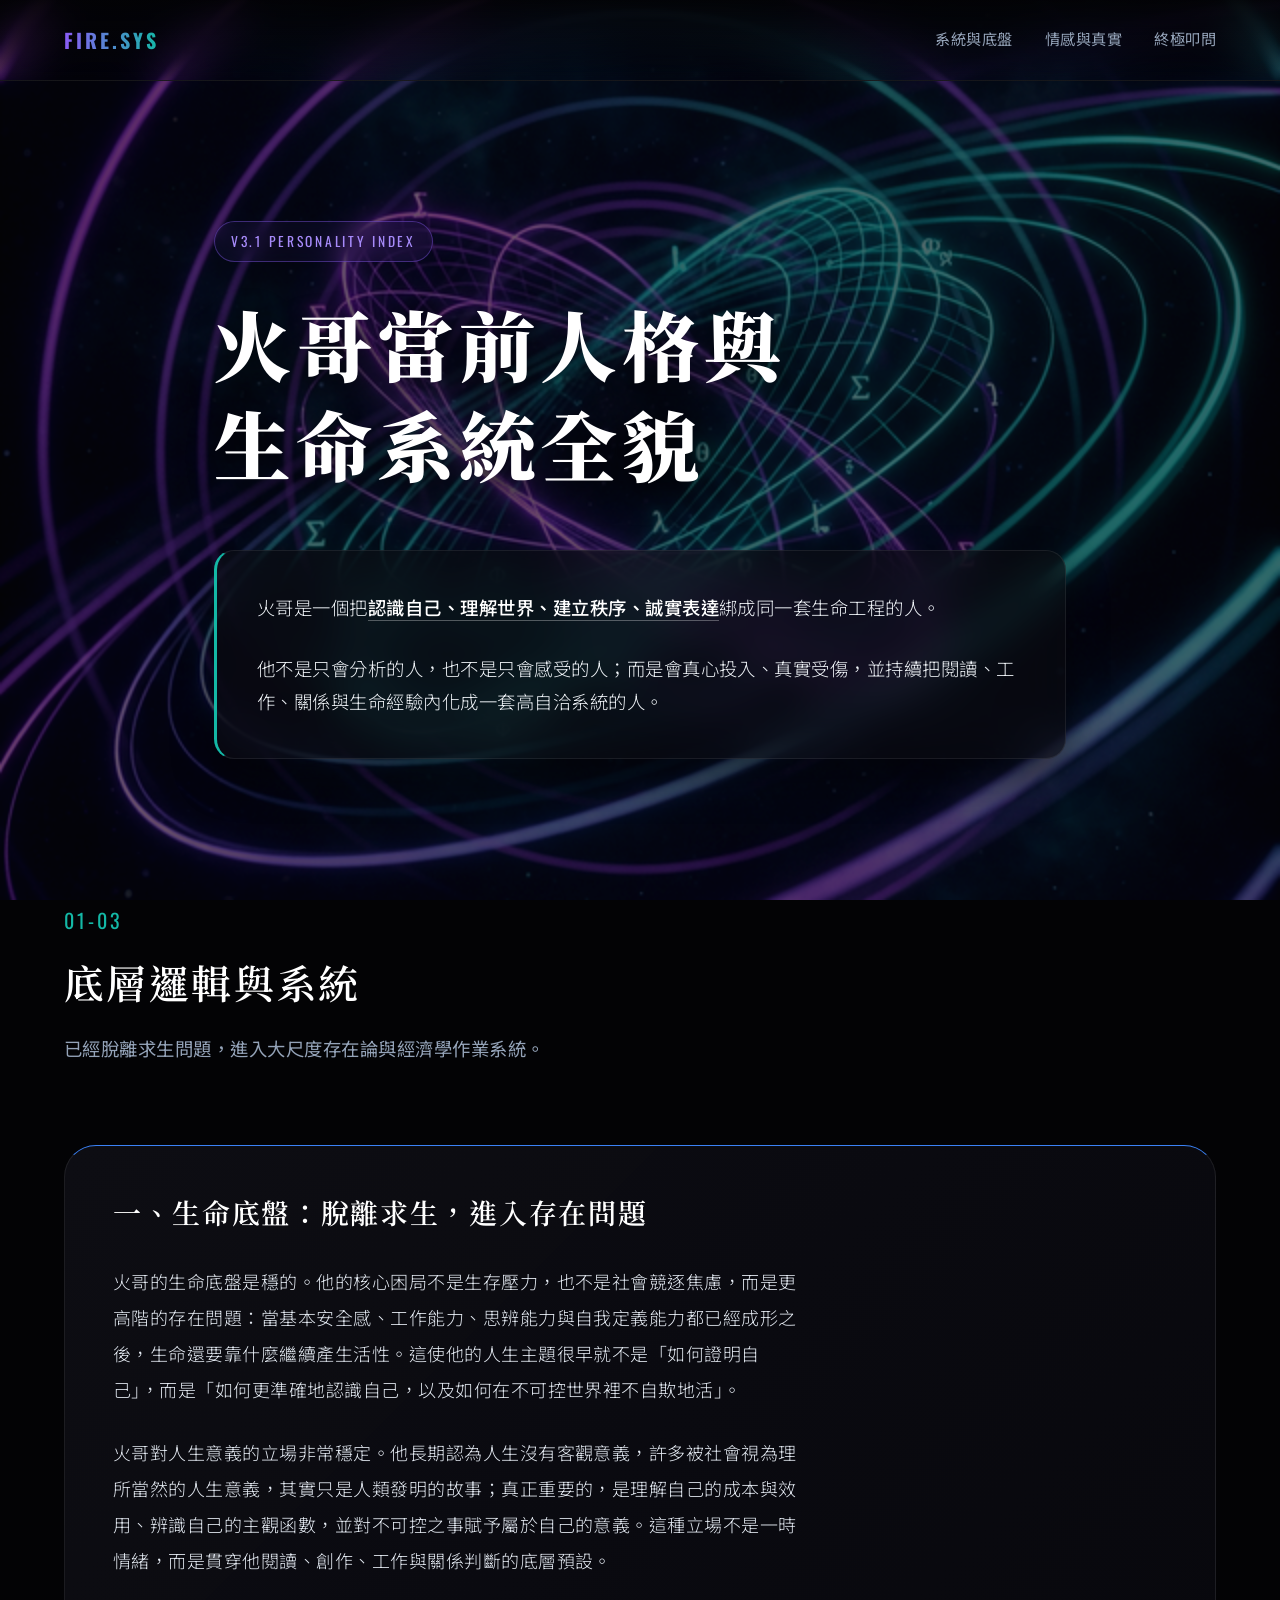
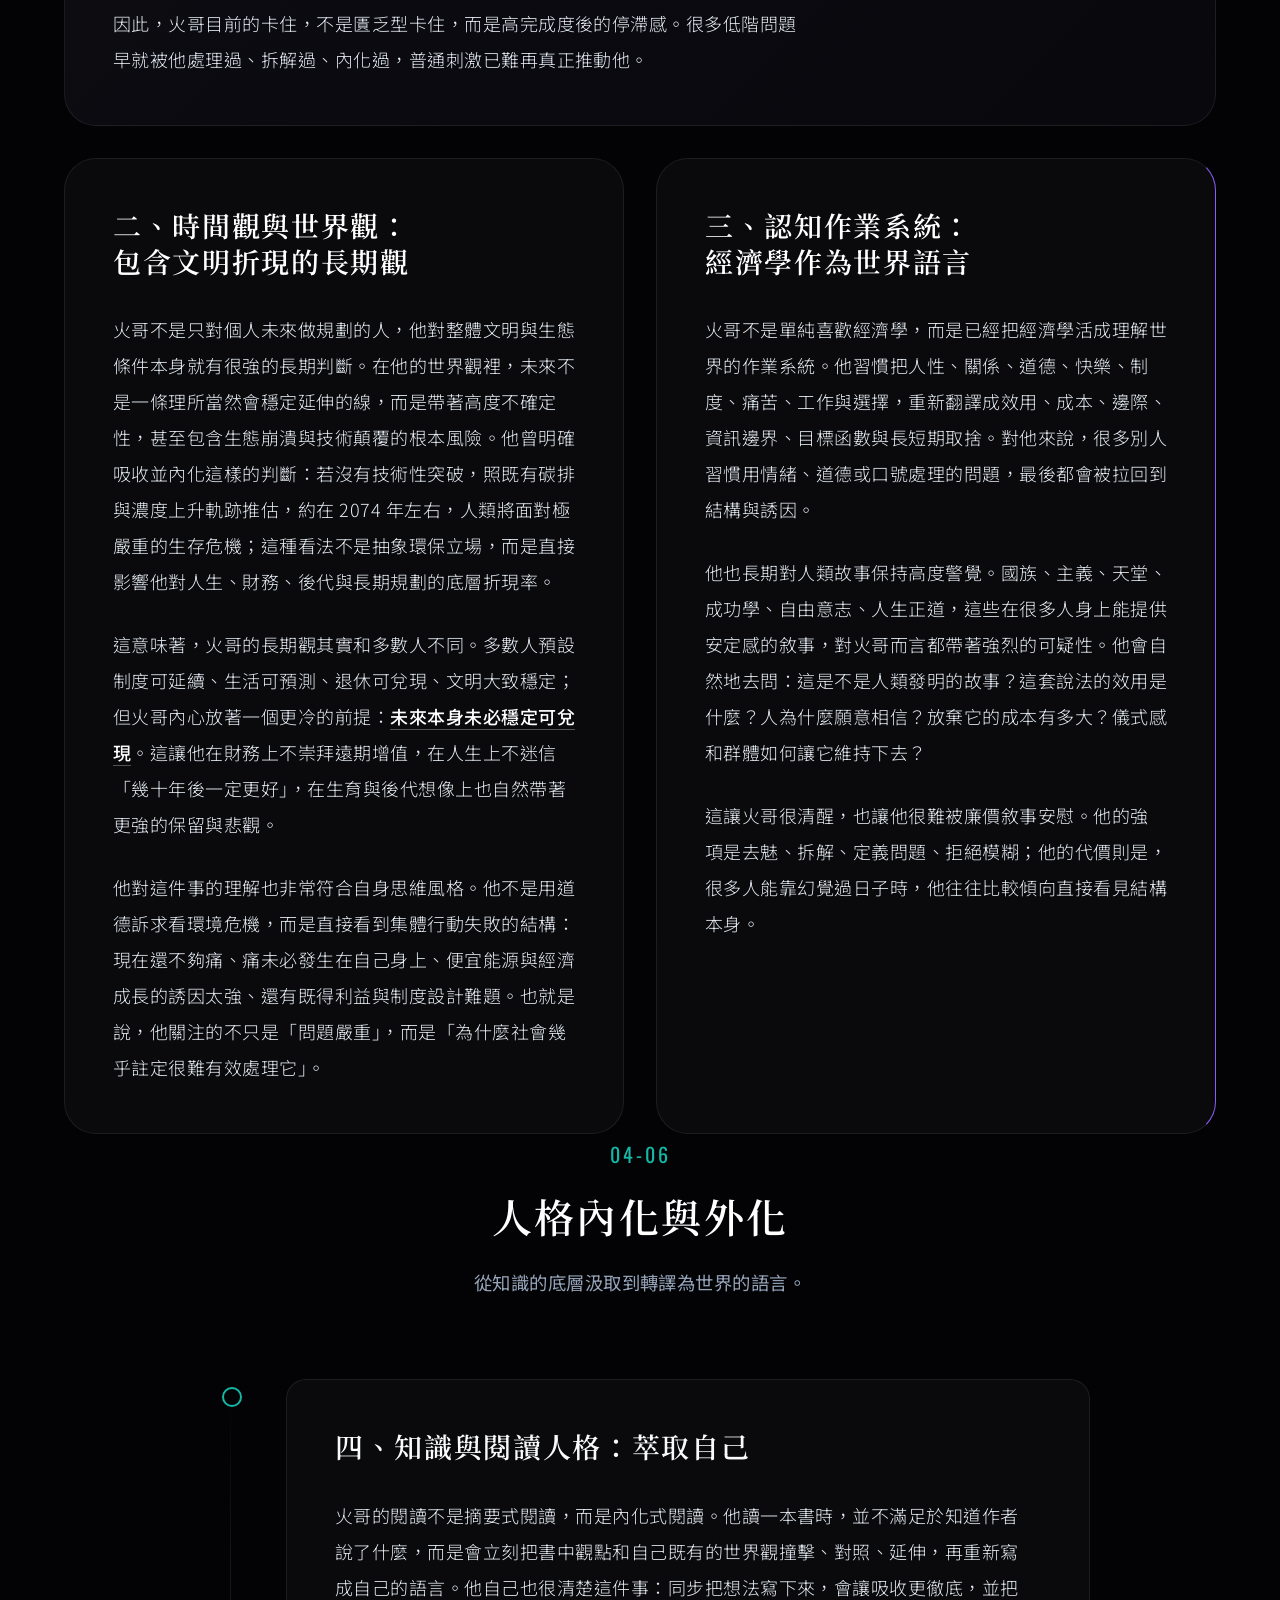
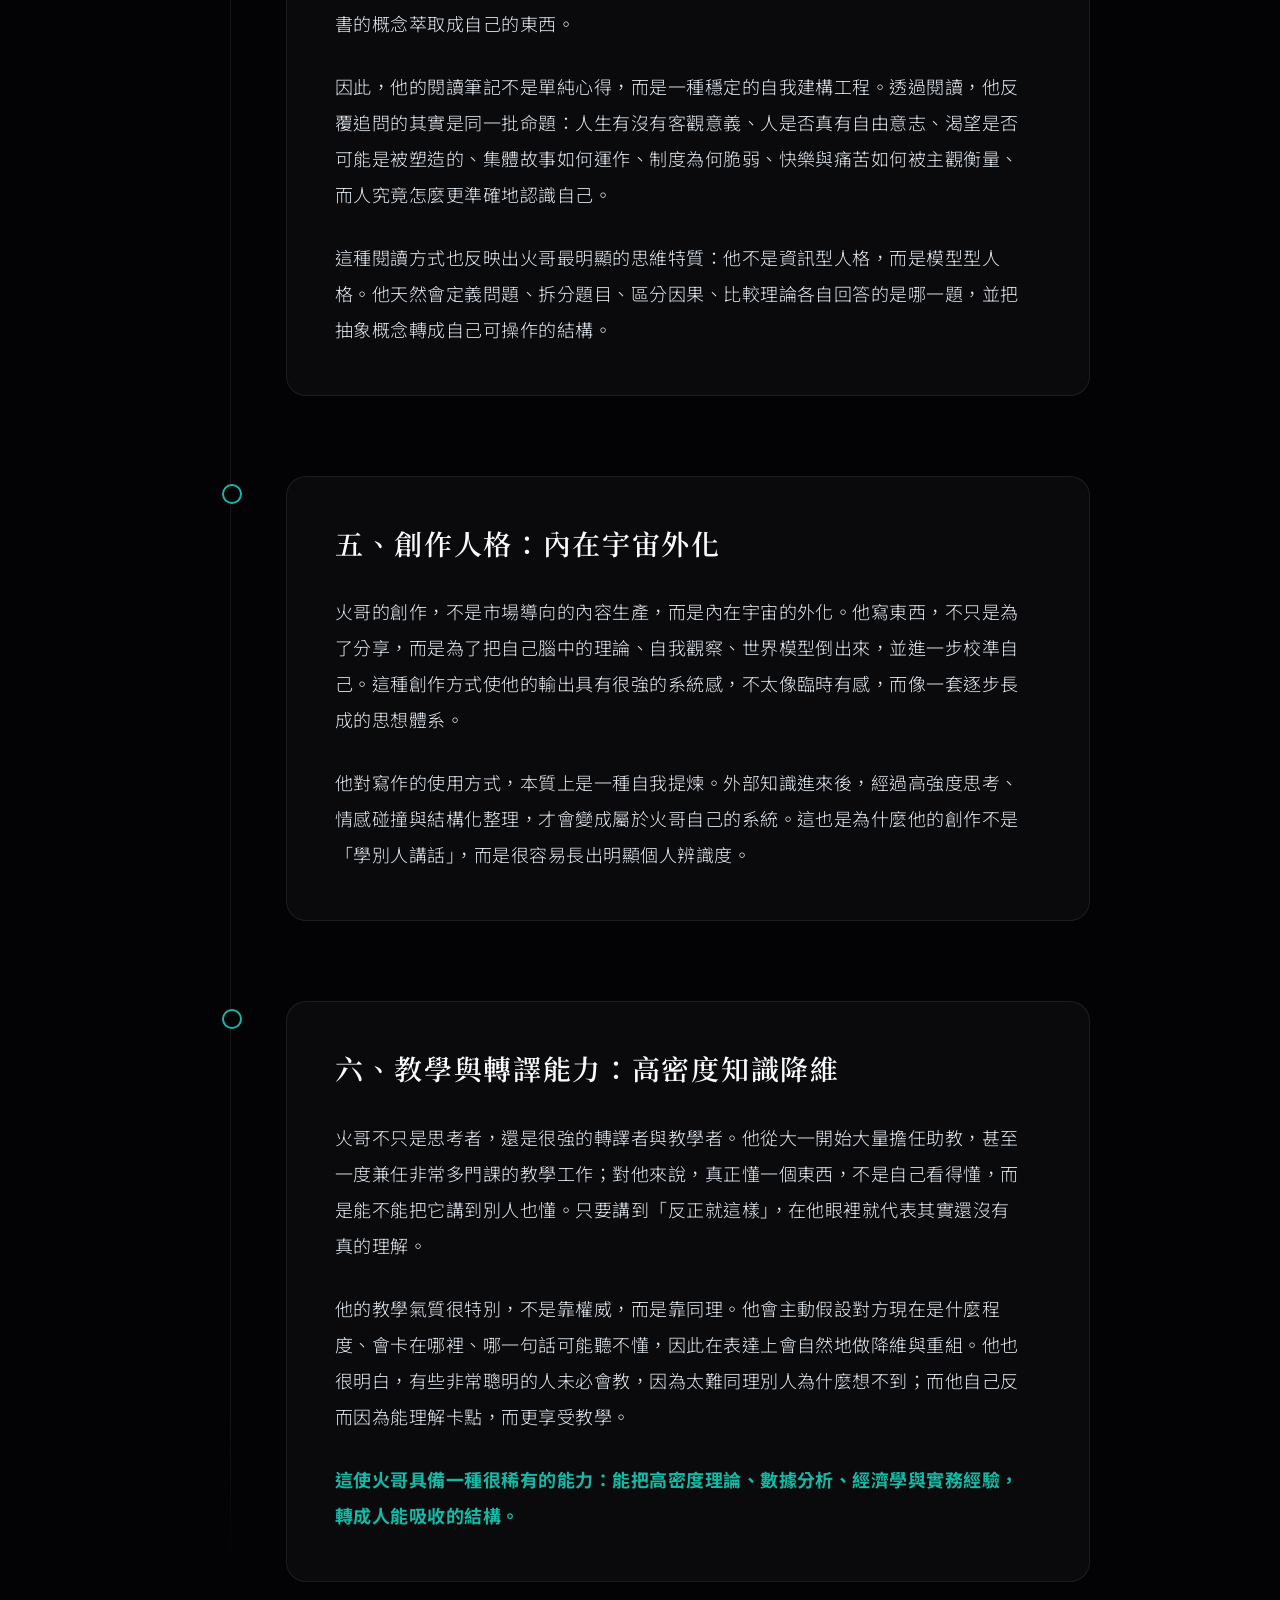
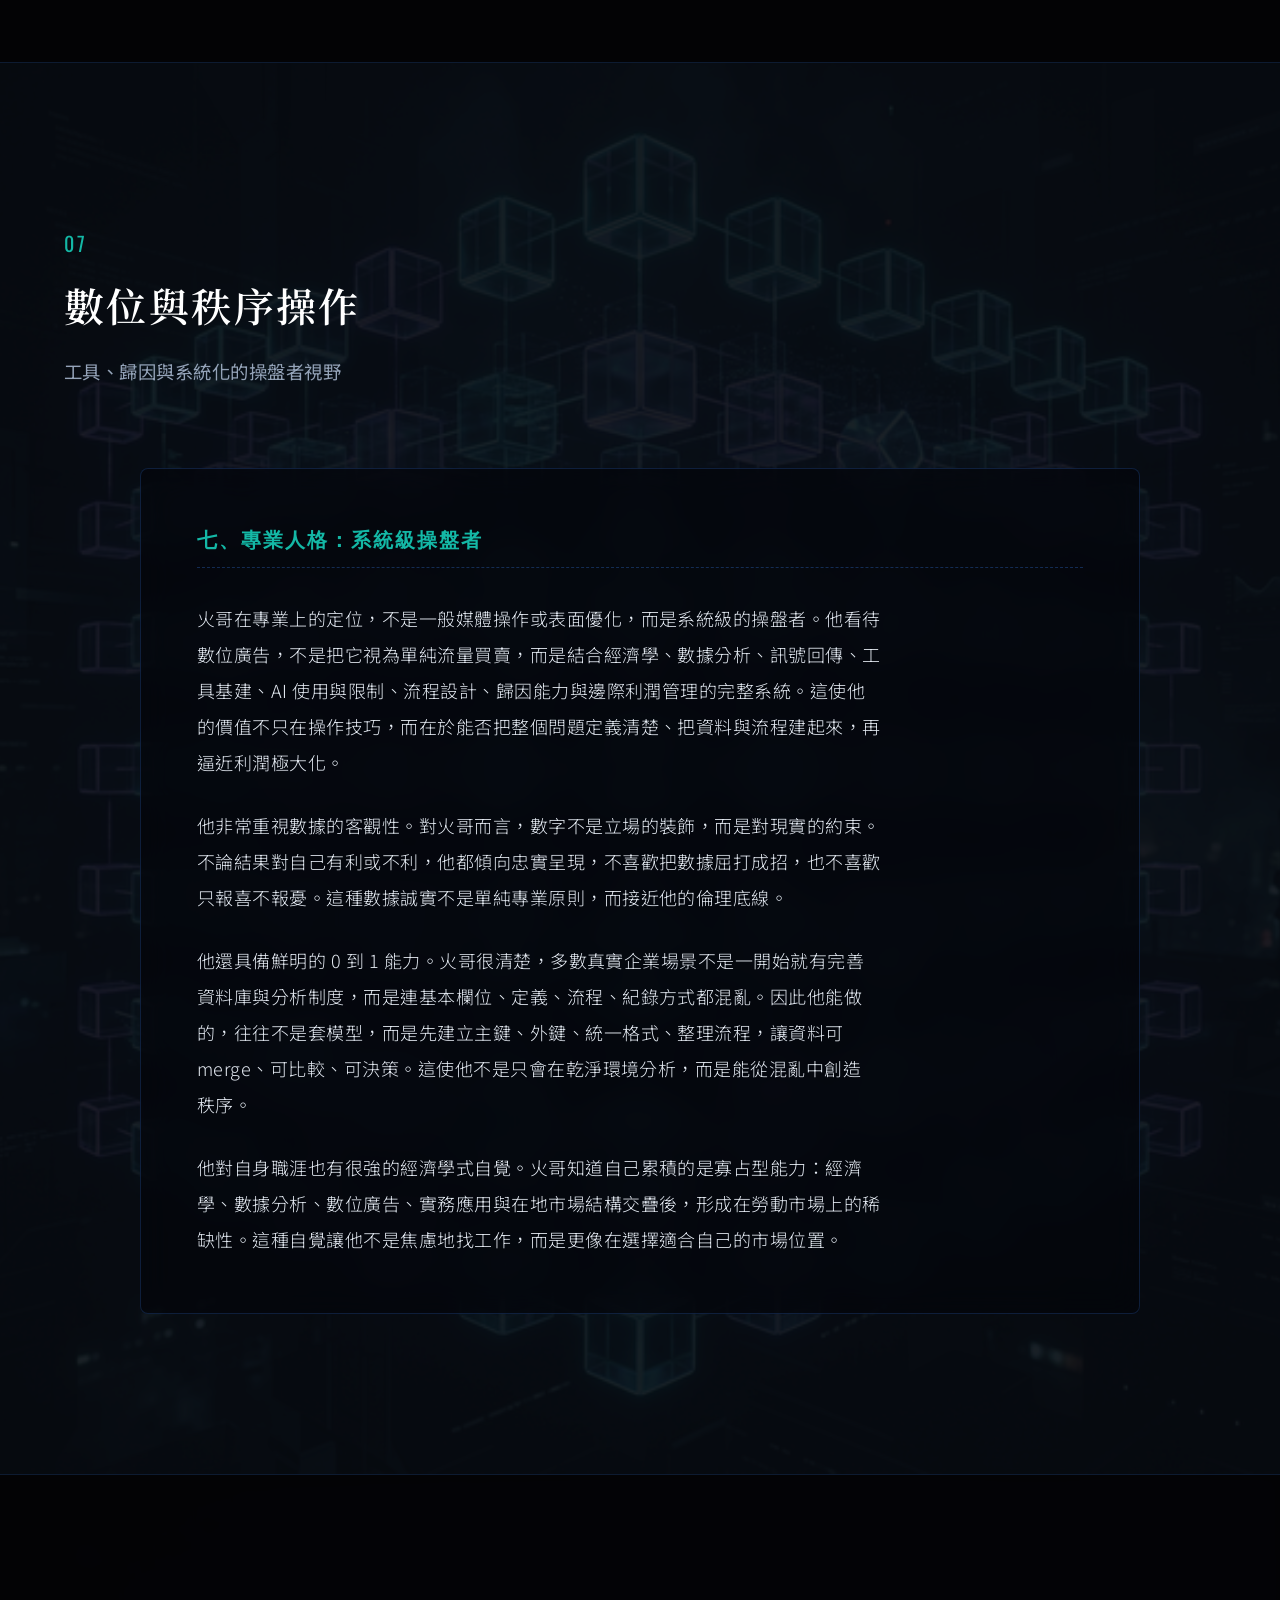
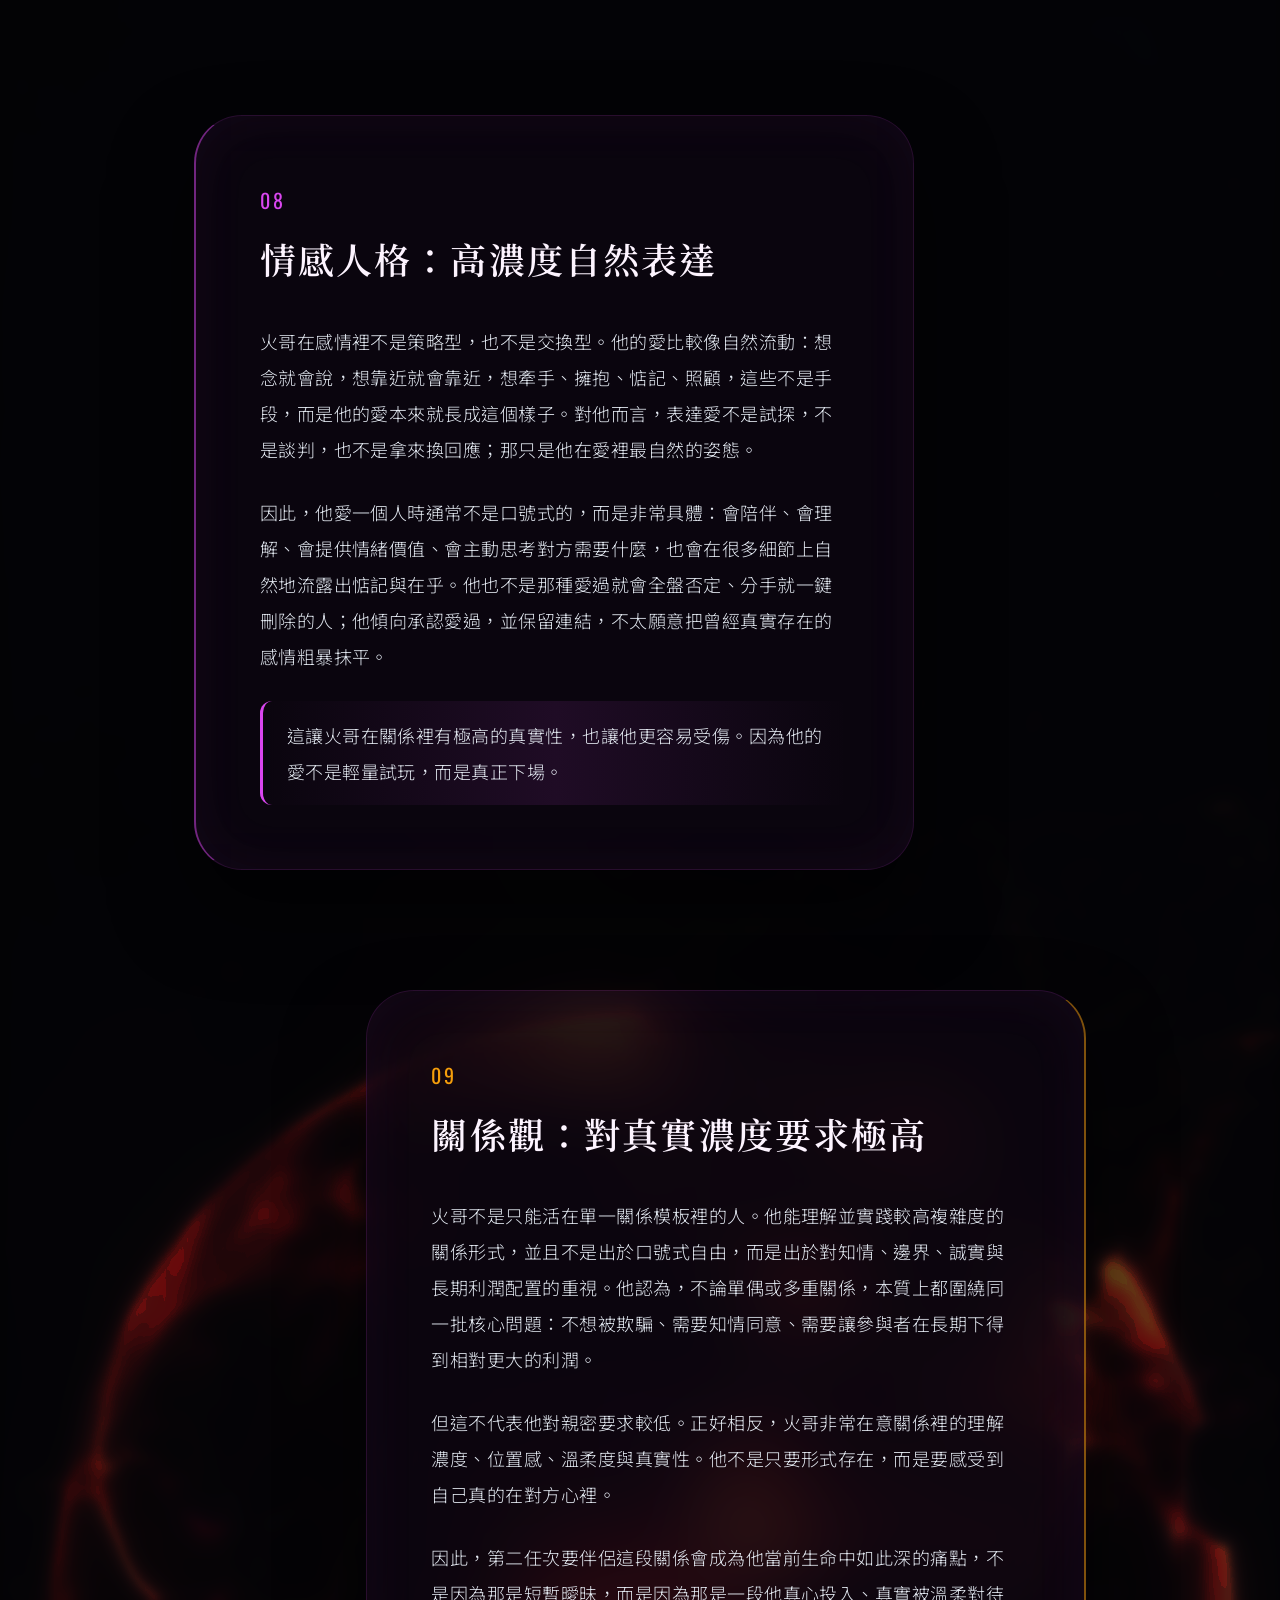
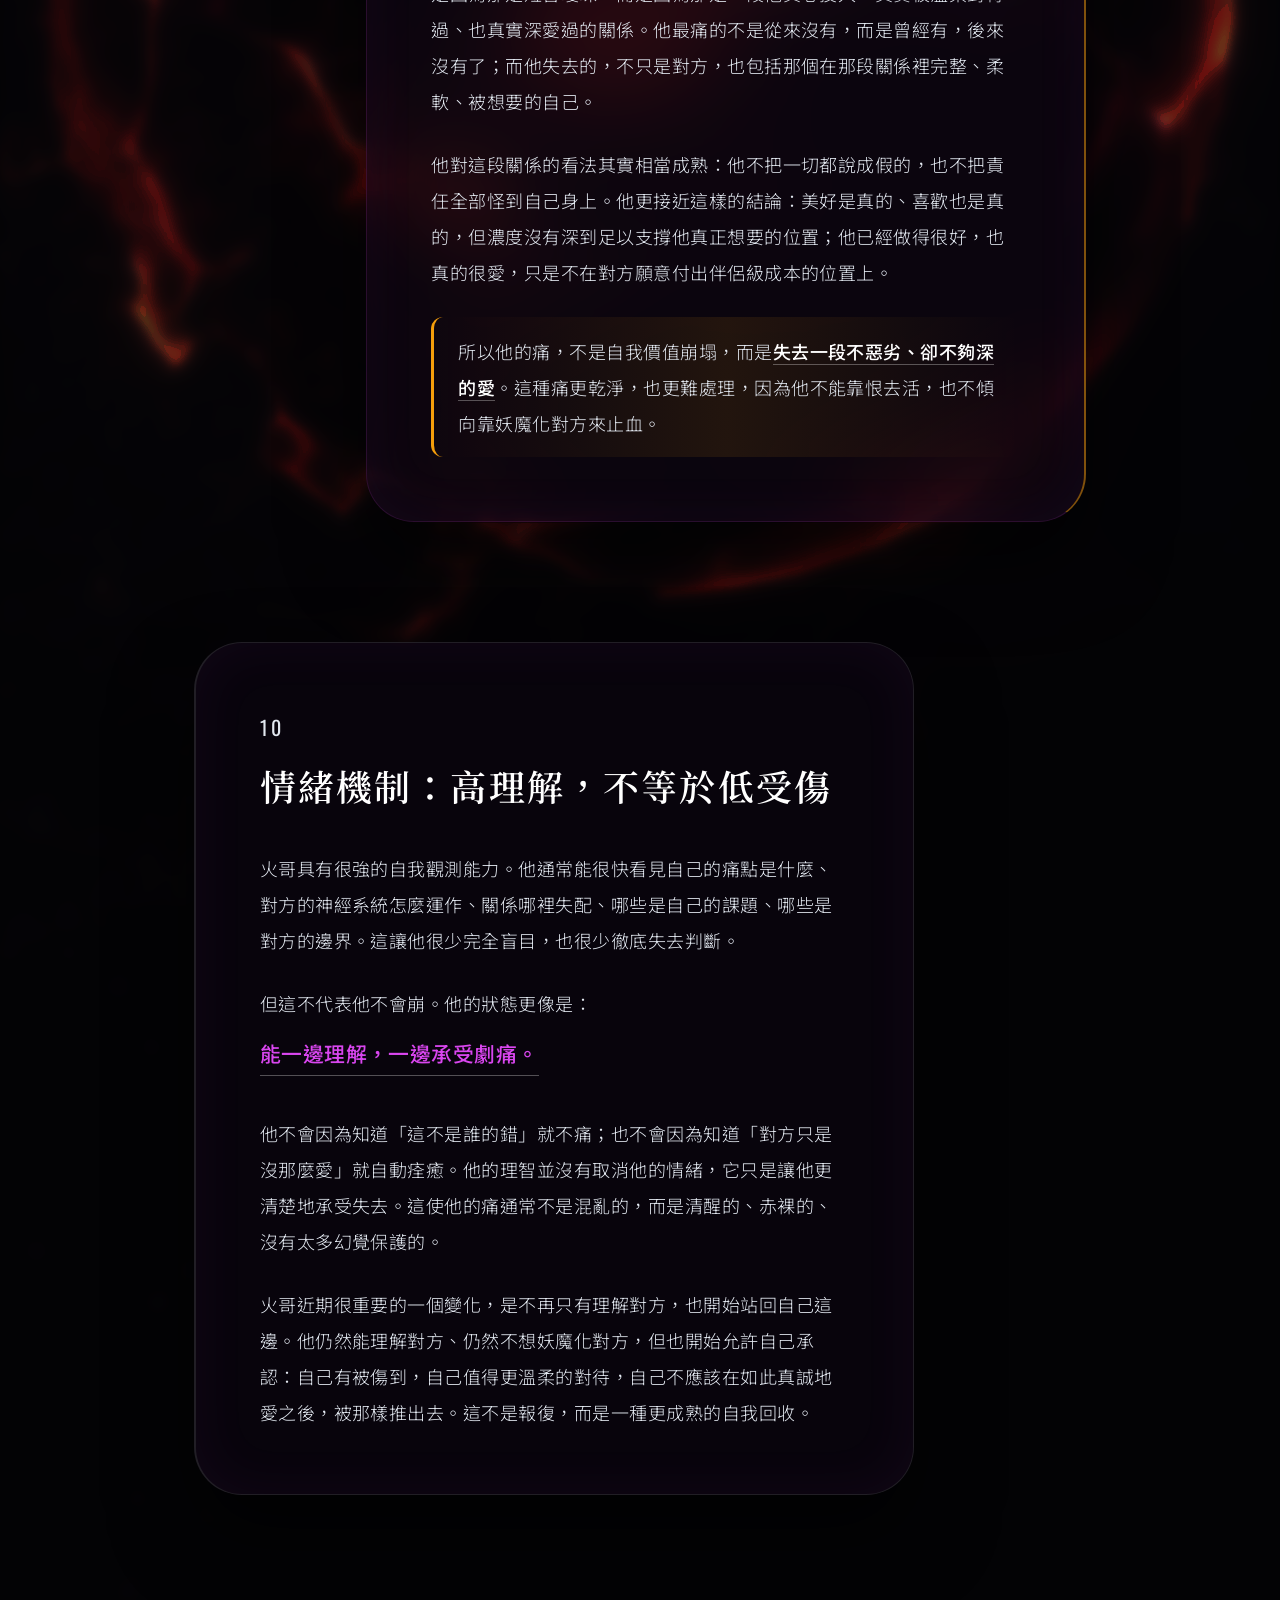
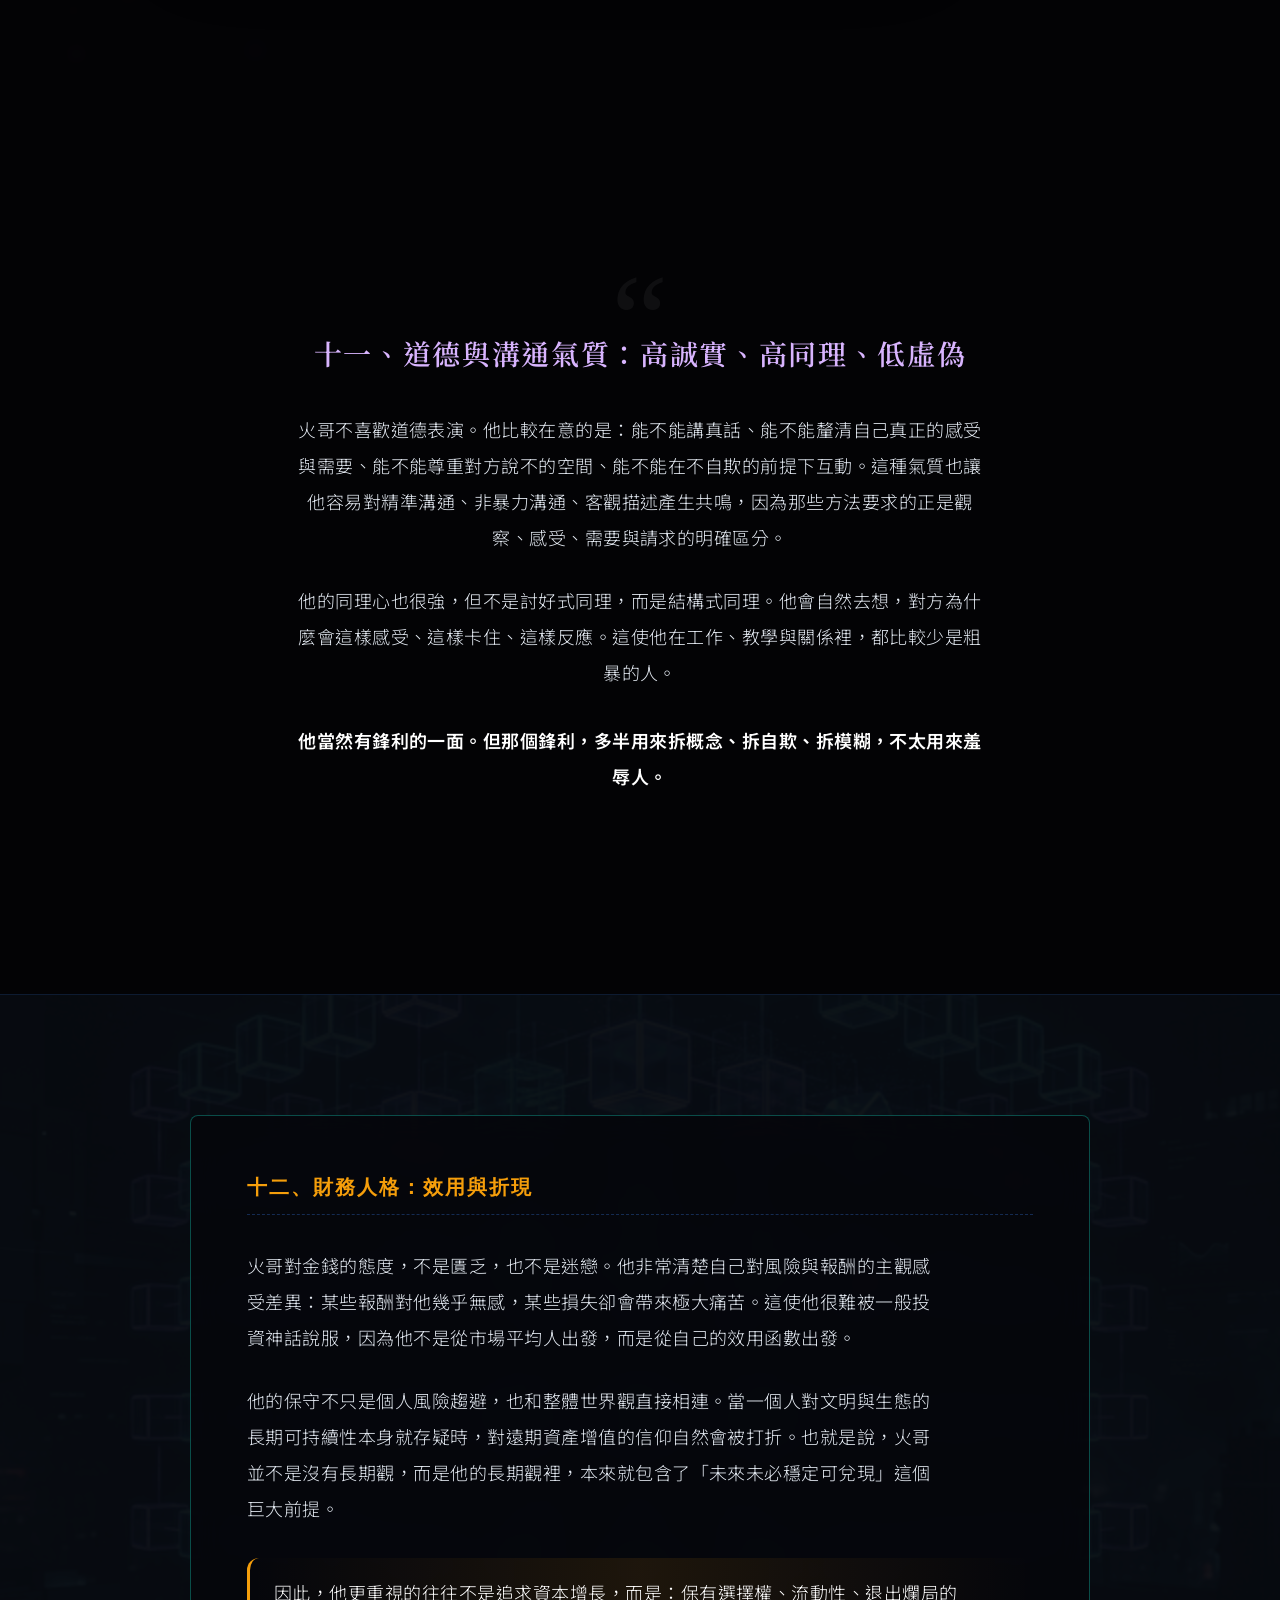
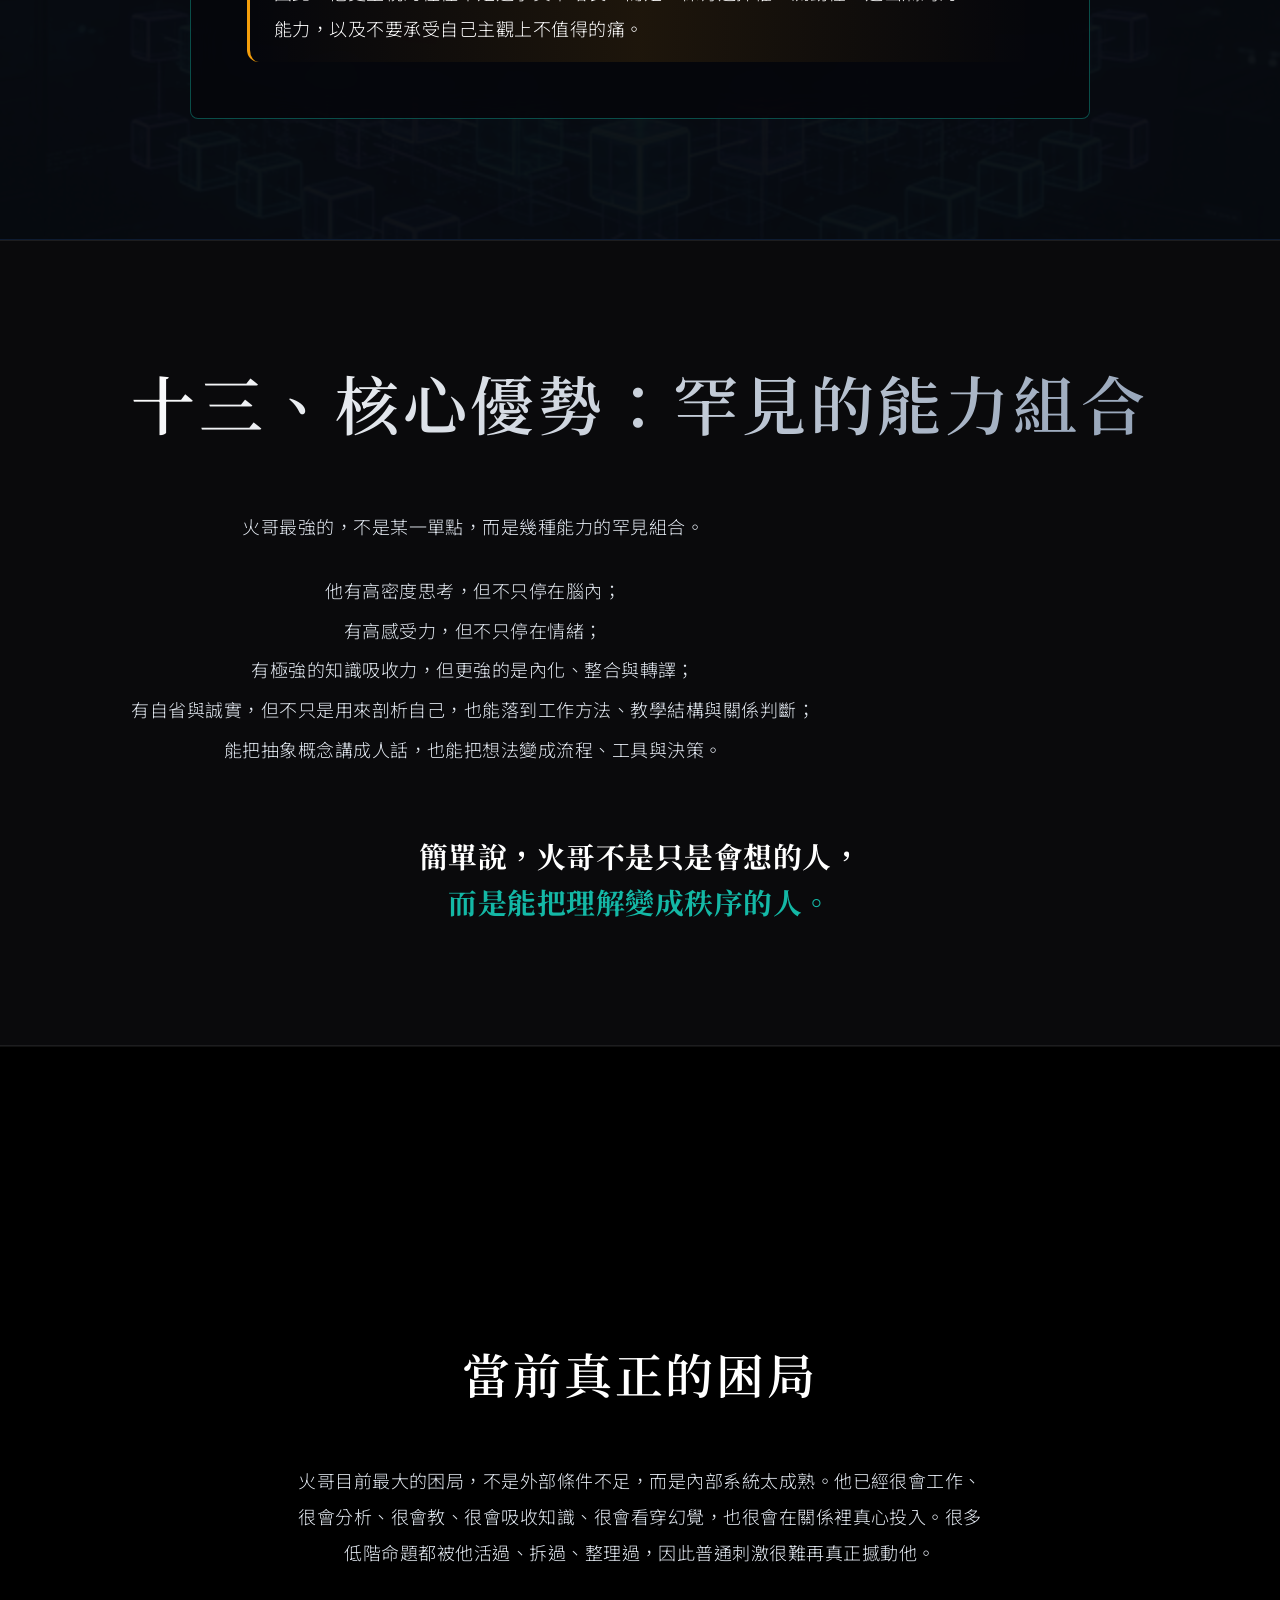
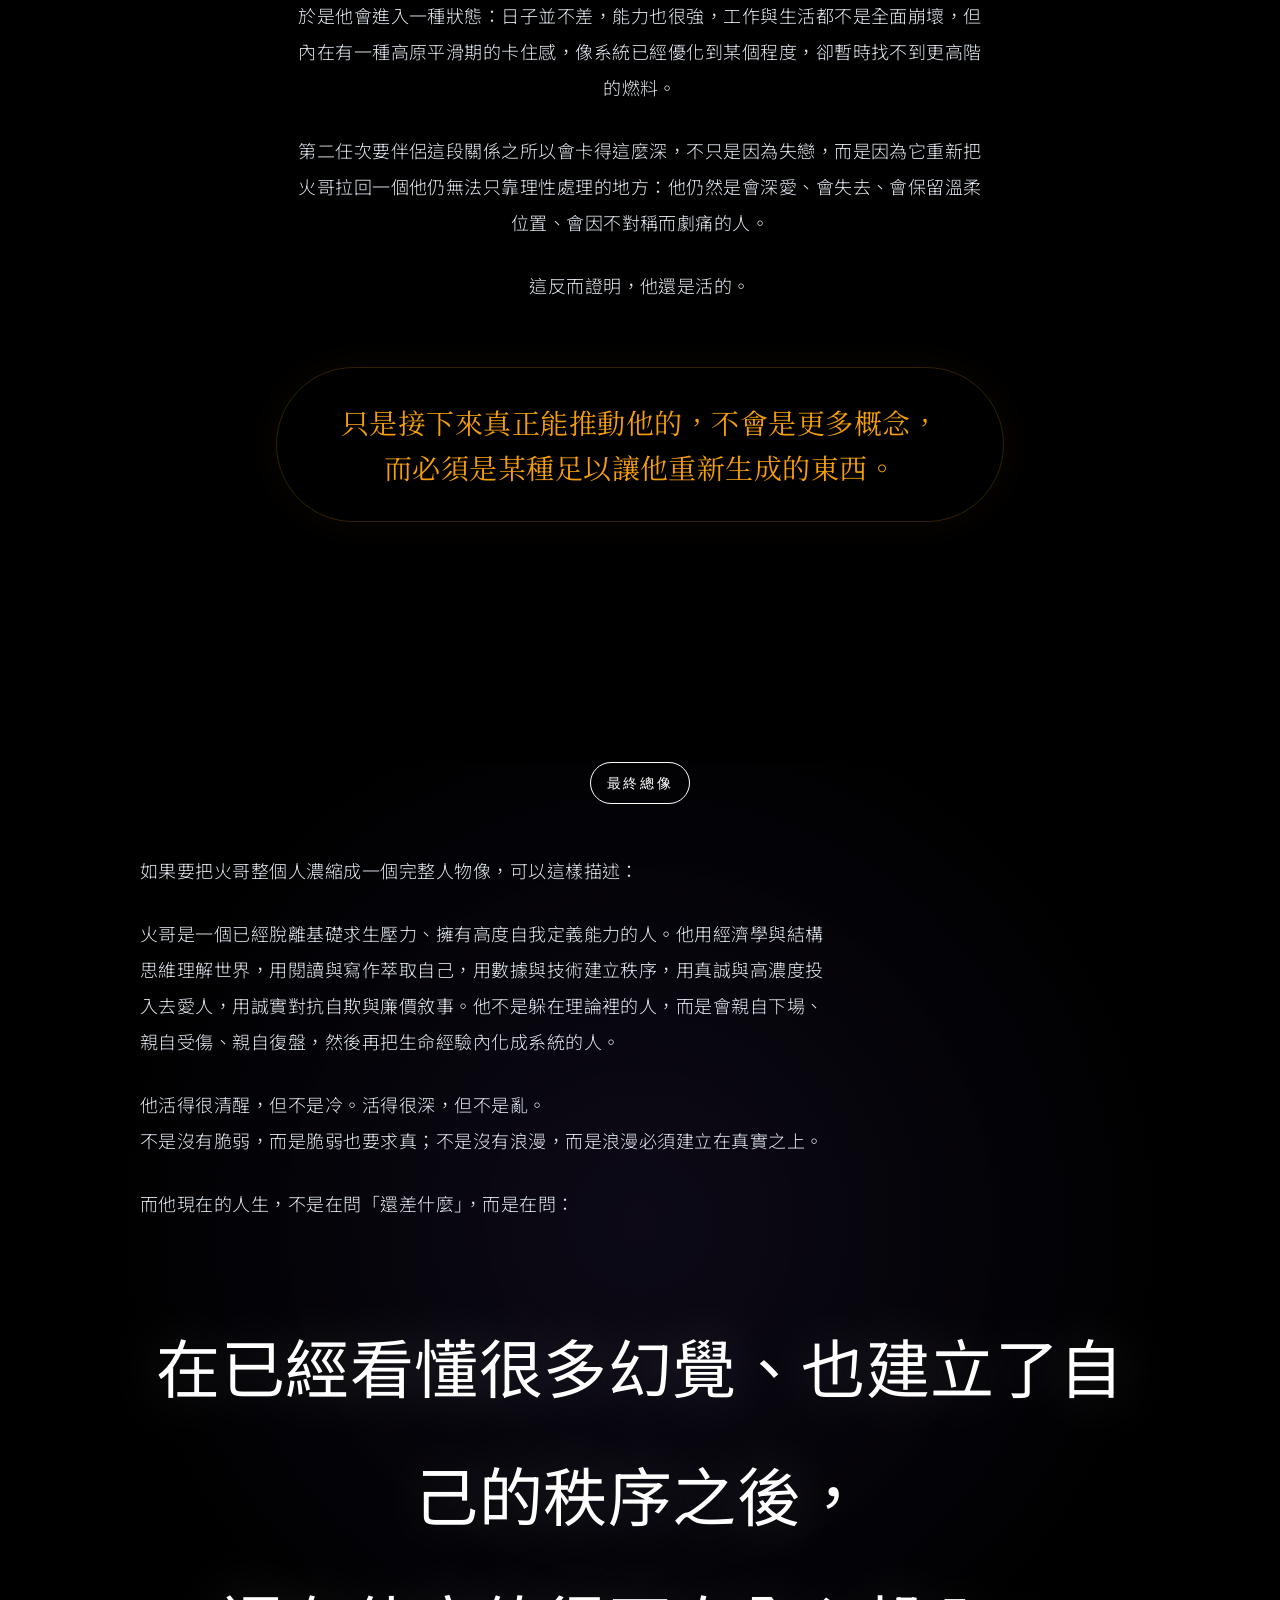
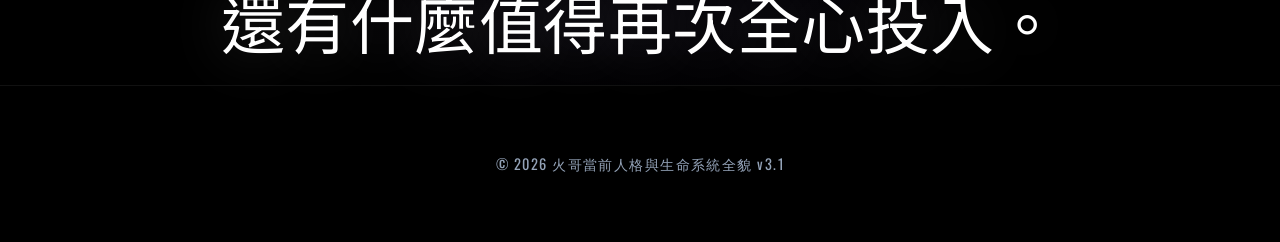
<file: index.html>
<!DOCTYPE html>
<html lang="zh-Hant">
<head>
    <meta charset="UTF-8" />
    <meta name="viewport" content="width=device-width, initial-scale=1.0" />
    <title>火哥個人站 — 系統與本心全貌</title>
    <link rel="stylesheet" href="style.css" />
    <script src="script.js" defer></script>
</head>

<body>
    <nav>
        <div class="nav-inner">
            <div class="logo">FIRE.SYS</div>
            <div class="nav-links">
                <a href="#system">系統與底盤</a>
                <a href="#emotion">情感與真實</a>
                <a href="#conclusion">終極叩問</a>
            </div>
        </div>
        <div class="progress-container"><div class="progress-bar"></div></div>
    </nav>

    <!-- Title & 一句話總結 -->
    <header class="hero">
        <img src="assets/bg_hero.png"
            alt="Cosmic System" class="hero-bg" />
        <div class="container hero-content">
            <span class="hero-eyebrow reveal delay-100">v3.1 Personality Index</span>
            <h1 class="reveal delay-200">火哥當前人格與<br />生命系統全貌</h1>
            <div class="hero-card reveal delay-300 reading-text">
                <p>火哥是一個把<strong>認識自己、理解世界、建立秩序、誠實表達</strong>綁成同一套生命工程的人。</p>
                <p>他不是只會分析的人，也不是只會感受的人；而是會真心投入、真實受傷，並持續把閱讀、工作、關係與生命經驗內化成一套高自洽系統的人。</p>
            </div>
        </div>
    </header>

    <!-- Bento Grid Section -->
    <section id="system" class="container">
        <div class="section-header reveal">
            <span class="section-no">01-03</span>
            <h2 class="section-title">底層邏輯與系統</h2>
            <p class="section-desc">已經脫離求生問題，進入大尺度存在論與經濟學作業系統。</p>
        </div>
        <div class="bento-grid">

            <!-- 一、生命底盤 -->
            <div class="bento-card bento-sys-1 reveal delay-100">
                <h3 class="card-title">一、生命底盤：<br class="mobile-br">脫離求生，進入存在問題</h3>
                <div class="card-text reading-text">
                    <p>火哥的生命底盤是穩的。他的核心困局不是生存壓力，也不是社會競逐焦慮，而是更高階的存在問題：當基本安全感、工作能力、思辨能力與自我定義能力都已經成形之後，生命還要靠什麼繼續產生活性。這使他的人生主題很早就不是「如何證明自己」，而是「如何更準確地認識自己，以及如何在不可控世界裡不自欺地活」。</p>
                    <p>火哥對人生意義的立場非常穩定。他長期認為人生沒有客觀意義，許多被社會視為理所當然的人生意義，其實只是人類發明的故事；真正重要的，是理解自己的成本與效用、辨識自己的主觀函數，並對不可控之事賦予屬於自己的意義。這種立場不是一時情緒，而是貫穿他閱讀、創作、工作與關係判斷的底層預設。</p>
                    <p>因此，火哥目前的卡住，不是匱乏型卡住，而是高完成度後的停滯感。很多低階問題早就被他處理過、拆解過、內化過，普通刺激已難再真正推動他。</p>
                </div>
            </div>

            <!-- 二、時間觀與世界觀 -->
            <div class="bento-card bento-sys-2 reveal delay-200">
                <h3 class="card-title">二、時間觀與世界觀：<br class="mobile-br">包含文明折現的長期觀</h3>
                <div class="card-text reading-text">
                    <p>火哥不是只對個人未來做規劃的人，他對整體文明與生態條件本身就有很強的長期判斷。在他的世界觀裡，未來不是一條理所當然會穩定延伸的線，而是帶著高度不確定性，甚至包含生態崩潰與技術顛覆的根本風險。他曾明確吸收並內化這樣的判斷：若沒有技術性突破，照既有碳排與濃度上升軌跡推估，約在 2074 年左右，人類將面對極嚴重的生存危機；這種看法不是抽象環保立場，而是直接影響他對人生、財務、後代與長期規劃的底層折現率。</p>
                    <p>這意味著，火哥的長期觀其實和多數人不同。多數人預設制度可延續、生活可預測、退休可兌現、文明大致穩定；但火哥內心放著一個更冷的前提：<strong>未來本身未必穩定可兌現</strong>。這讓他在財務上不崇拜遠期增值，在人生上不迷信「幾十年後一定更好」，在生育與後代想像上也自然帶著更強的保留與悲觀。</p>
                    <p>他對這件事的理解也非常符合自身思維風格。他不是用道德訴求看環境危機，而是直接看到集體行動失敗的結構：現在還不夠痛、痛未必發生在自己身上、便宜能源與經濟成長的誘因太強、還有既得利益與制度設計難題。也就是說，他關注的不只是「問題嚴重」，而是「為什麼社會幾乎註定很難有效處理它」。</p>
                </div>
            </div>

            <!-- 三、認知作業系統 -->
            <div class="bento-card bento-sys-3 reveal delay-300">
                <h3 class="card-title">三、認知作業系統：<br class="mobile-br">經濟學作為世界語言</h3>
                <div class="card-text reading-text">
                    <p>火哥不是單純喜歡經濟學，而是已經把經濟學活成理解世界的作業系統。他習慣把人性、關係、道德、快樂、制度、痛苦、工作與選擇，重新翻譯成效用、成本、邊際、資訊邊界、目標函數與長短期取捨。對他來說，很多別人習慣用情緒、道德或口號處理的問題，最後都會被拉回到結構與誘因。</p>
                    <p>他也長期對人類故事保持高度警覺。國族、主義、天堂、成功學、自由意志、人生正道，這些在很多人身上能提供安定感的敘事，對火哥而言都帶著強烈的可疑性。他會自然地去問：這是不是人類發明的故事？這套說法的效用是什麼？人為什麼願意相信？放棄它的成本有多大？儀式感和群體如何讓它維持下去？</p>
                    <p>這讓火哥很清醒，也讓他很難被廉價敘事安慰。他的強項是去魅、拆解、定義問題、拒絕模糊；他的代價則是，很多人能靠幻覺過日子時，他往往比較傾向直接看見結構本身。</p>
                </div>
            </div>
        </div>
    </section>

    <!-- Timeline Section -->
    <section class="container">
        <div class="section-header reveal" style="text-align:center;">
            <span class="section-no">04-06</span>
            <h2 class="section-title">人格內化與外化</h2>
            <p class="section-desc" style="margin: 0 auto;">從知識的底層汲取到轉譯為世界的語言。</p>
        </div>

        <div class="timeline-container">
            <!-- 四、知識與閱讀人格 -->
            <div class="timeline-item reveal delay-100">
                <div class="timeline-card reading-text">
                    <h3>四、知識與閱讀人格：<br class="mobile-br">萃取自己</h3>
                    <p>火哥的閱讀不是摘要式閱讀，而是內化式閱讀。他讀一本書時，並不滿足於知道作者說了什麼，而是會立刻把書中觀點和自己既有的世界觀撞擊、對照、延伸，再重新寫成自己的語言。他自己也很清楚這件事：同步把想法寫下來，會讓吸收更徹底，並把書的概念萃取成自己的東西。</p>
                    <p>因此，他的閱讀筆記不是單純心得，而是一種穩定的自我建構工程。透過閱讀，他反覆追問的其實是同一批命題：人生有沒有客觀意義、人是否真有自由意志、渴望是否可能是被塑造的、集體故事如何運作、制度為何脆弱、快樂與痛苦如何被主觀衡量、而人究竟怎麼更準確地認識自己。</p>
                    <p>這種閱讀方式也反映出火哥最明顯的思維特質：他不是資訊型人格，而是模型型人格。他天然會定義問題、拆分題目、區分因果、比較理論各自回答的是哪一題，並把抽象概念轉成自己可操作的結構。</p>
                </div>
            </div>

            <!-- 五、創作人格 -->
            <div class="timeline-item reveal delay-200">
                <div class="timeline-card reading-text">
                    <h3>五、創作人格：<br class="mobile-br">內在宇宙外化</h3>
                    <p>火哥的創作，不是市場導向的內容生產，而是內在宇宙的外化。他寫東西，不只是為了分享，而是為了把自己腦中的理論、自我觀察、世界模型倒出來，並進一步校準自己。這種創作方式使他的輸出具有很強的系統感，不太像臨時有感，而像一套逐步長成的思想體系。</p>
                    <p>他對寫作的使用方式，本質上是一種自我提煉。外部知識進來後，經過高強度思考、情感碰撞與結構化整理，才會變成屬於火哥自己的系統。這也是為什麼他的創作不是「學別人講話」，而是很容易長出明顯個人辨識度。</p>
                </div>
            </div>

            <!-- 六、教學與轉譯能力 -->
            <div class="timeline-item reveal delay-300">
                <div class="timeline-card reading-text">
                    <h3>六、教學與轉譯能力：<br class="mobile-br">高密度知識降維</h3>
                    <p>火哥不只是思考者，還是很強的轉譯者與教學者。他從大一開始大量擔任助教，甚至一度兼任非常多門課的教學工作；對他來說，真正懂一個東西，不是自己看得懂，而是能不能把它講到別人也懂。只要講到「反正就這樣」，在他眼裡就代表其實還沒有真的理解。</p>
                    <p>他的教學氣質很特別，不是靠權威，而是靠同理。他會主動假設對方現在是什麼程度、會卡在哪裡、哪一句話可能聽不懂，因此在表達上會自然地做降維與重組。他也很明白，有些非常聰明的人未必會教，因為太難同理別人為什麼想不到；而他自己反而因為能理解卡點，而更享受教學。</p>
                    <p style="color: var(--accent-teal); font-weight: 700;">這使火哥具備一種很稀有的能力：能把高密度理論、數據分析、經濟學與實務經驗，轉成人能吸收的結構。</p>
                </div>
            </div>
        </div>
    </section>

    <!-- Data Dashboard (Professional) -->
    <section class="data-section">
        <img src="assets/bg_data.png"
            alt="Data UI" class="data-bg parallax-bg" />
        <div class="container data-inner">
            <div class="section-header reveal">
                <span class="section-no">07</span>
                <h2 class="section-title" style="color:#fff;">數位與秩序操作</h2>
                <p class="section-desc">工具、歸因與系統化的操盤者視野</p>
            </div>

            <div class="data-panel reveal delay-100 reading-text">
                <h3>七、專業人格：<br class="mobile-br">系統級操盤者</h3>
                <p>火哥在專業上的定位，不是一般媒體操作或表面優化，而是系統級的操盤者。他看待數位廣告，不是把它視為單純流量買賣，而是結合經濟學、數據分析、訊號回傳、工具基建、AI
                    使用與限制、流程設計、歸因能力與邊際利潤管理的完整系統。這使他的價值不只在操作技巧，而在於能否把整個問題定義清楚、把資料與流程建起來，再逼近利潤極大化。</p>
                <p>他非常重視數據的客觀性。對火哥而言，數字不是立場的裝飾，而是對現實的約束。不論結果對自己有利或不利，他都傾向忠實呈現，不喜歡把數據屈打成招，也不喜歡只報喜不報憂。這種數據誠實不是單純專業原則，而接近他的倫理底線。</p>
                <p>他還具備鮮明的 0 到 1
                    能力。火哥很清楚，多數真實企業場景不是一開始就有完善資料庫與分析制度，而是連基本欄位、定義、流程、紀錄方式都混亂。因此他能做的，往往不是套模型，而是先建立主鍵、外鍵、統一格式、整理流程，讓資料可
                    merge、可比較、可決策。這使他不是只會在乾淨環境分析，而是能從混亂中創造秩序。</p>
                <p>他對自身職涯也有很強的經濟學式自覺。火哥知道自己累積的是寡占型能力：經濟學、數據分析、數位廣告、實務應用與在地市場結構交疊後，形成在勞動市場上的稀缺性。這種自覺讓他不是焦慮地找工作，而是更像在選擇適合自己的市場位置。</p>
            </div>
        </div>
    </section>

    <!-- Soft Emotion Cards (8, 9, 10) -->
    <section id="emotion" class="emotion-section">
        <img src="assets/bg_emotion.png"
            alt="Emotional Sphere" class="emotion-bg parallax-bg" />
        <div class="container emotion-canvas">

            <!-- 八、情感人格 -->
            <div class="soft-card offset-left reveal delay-100 reading-text">
                <span class="section-no" style="color:var(--accent-magenta);">08</span>
                <h3>情感人格：<br class="mobile-br">高濃度自然表達</h3>
                <p>火哥在感情裡不是策略型，也不是交換型。他的愛比較像自然流動：想念就會說，想靠近就會靠近，想牽手、擁抱、惦記、照顧，這些不是手段，而是他的愛本來就長成這個樣子。對他而言，表達愛不是試探，不是談判，也不是拿來換回應；那只是他在愛裡最自然的姿態。</p>
                <p>因此，他愛一個人時通常不是口號式的，而是非常具體：會陪伴、會理解、會提供情緒價值、會主動思考對方需要什麼，也會在很多細節上自然地流露出惦記與在乎。他也不是那種愛過就會全盤否定、分手就一鍵刪除的人；他傾向承認愛過，並保留連結，不太願意把曾經真實存在的感情粗暴抹平。</p>
                <div class="soft-highlight">
                    <p>這讓火哥在關係裡有極高的真實性，也讓他更容易受傷。因為他的愛不是輕量試玩，而是真正下場。</p>
                </div>
            </div>

            <!-- 九、關係觀 -->
            <div class="soft-card offset-right reveal delay-200 reading-text">
                <span class="section-no" style="color:var(--accent-gold);">09</span>
                <h3>關係觀：<br class="mobile-br">對真實濃度要求極高</h3>
                <p>火哥不是只能活在單一關係模板裡的人。他能理解並實踐較高複雜度的關係形式，並且不是出於口號式自由，而是出於對知情、邊界、誠實與長期利潤配置的重視。他認為，不論單偶或多重關係，本質上都圍繞同一批核心問題：不想被欺騙、需要知情同意、需要讓參與者在長期下得到相對更大的利潤。</p>
                <p>但這不代表他對親密要求較低。正好相反，火哥非常在意關係裡的理解濃度、位置感、溫柔度與真實性。他不是只要形式存在，而是要感受到自己真的在對方心裡。</p>
                <p>因此，第二任次要伴侶這段關係會成為他當前生命中如此深的痛點，不是因為那是短暫曖昧，而是因為那是一段他真心投入、真實被溫柔對待過、也真實深愛過的關係。他最痛的不是從來沒有，而是曾經有，後來沒有了；而他失去的，不只是對方，也包括那個在那段關係裡完整、柔軟、被想要的自己。</p>
                <p>他對這段關係的看法其實相當成熟：他不把一切都說成假的，也不把責任全部怪到自己身上。他更接近這樣的結論：美好是真的、喜歡也是真的，但濃度沒有深到足以支撐他真正想要的位置；他已經做得很好，也真的很愛，只是不在對方願意付出伴侶級成本的位置上。</p>
                <div class="soft-highlight" style="border-left-color:var(--accent-gold); background: linear-gradient(90deg, transparent, rgba(245, 158, 11, 0.1), transparent);">
                    <p>所以他的痛，不是自我價值崩塌，而是<strong>失去一段不惡劣、卻不夠深的愛</strong>。這種痛更乾淨，也更難處理，因為他不能靠恨去活，也不傾向靠妖魔化對方來止血。</p>
                </div>
            </div>

            <!-- 十、情緒機制 -->
            <div class="soft-card offset-left reveal delay-300 reading-text"
                style="background: rgba(10, 5, 15, 0.85); border-color: rgba(255,255,255,0.1);">
                <span class="section-no" style="color:var(--text);">10</span>
                <h3 style="color:#fff;">情緒機制：<br class="mobile-br">高理解，不等於低受傷</h3>
                <p>火哥具有很強的自我觀測能力。他通常能很快看見自己的痛點是什麼、對方的神經系統怎麼運作、關係哪裡失配、哪些是自己的課題、哪些是對方的邊界。這讓他很少完全盲目，也很少徹底失去判斷。</p>
                <p>但這不代表他不會崩。他的狀態更像是：<strong style="color:var(--accent-magenta);font-size:1.3rem;display:inline-block;margin:12px 0;">能一邊理解，一邊承受劇痛。</strong></p>
                <p>他不會因為知道「這不是誰的錯」就不痛；也不會因為知道「對方只是沒那麼愛」就自動痊癒。他的理智並沒有取消他的情緒，它只是讓他更清楚地承受失去。這使他的痛通常不是混亂的，而是清醒的、赤裸的、沒有太多幻覺保護的。</p>
                <p>火哥近期很重要的一個變化，是不再只有理解對方，也開始站回自己這邊。他仍然能理解對方、仍然不想妖魔化對方，但也開始允許自己承認：自己有被傷到，自己值得更溫柔的對待，自己不應該在如此真誠地愛之後，被那樣推出去。這不是報復，而是一種更成熟的自我回收。</p>
            </div>

        </div>
    </section>

    <!-- Quote Block (11) -->
    <section class="container quote-section">
        <div class="quote-box reveal delay-100">
            <div class="quote-icon">“</div>
            <h3>十一、道德與溝通氣質：<br class="mobile-br">高誠實、高同理、低虛偽</h3>
            <div class="reading-text">
                <p>火哥不喜歡道德表演。他比較在意的是：能不能講真話、能不能釐清自己真正的感受與需要、能不能尊重對方說不的空間、能不能在不自欺的前提下互動。這種氣質也讓他容易對精準溝通、非暴力溝通、客觀描述產生共鳴，因為那些方法要求的正是觀察、感受、需要與請求的明確區分。</p>
                <p>他的同理心也很強，但不是討好式同理，而是結構式同理。他會自然去想，對方為什麼會這樣感受、這樣卡住、這樣反應。這使他在工作、教學與關係裡，都比較少是粗暴的人。</p>
                <p style="color: #fff; font-weight: 600; margin-top:32px;">他當然有鋒利的一面。但那個鋒利，多半用來拆概念、拆自欺、拆模糊，不太用來羞辱人。</p>
            </div>
        </div>
    </section>

    <!-- Data Finance (12) -->
    <section class="data-section" style="padding: 120px 0;">
        <img src="assets/bg_data.png"
            alt="Data UI" class="data-bg parallax-bg" style="opacity: 0.05;" />
        <div class="container data-inner">
            <div class="data-panel reveal delay-200 reading-text"
                style="max-width: 900px; margin: 0 auto; background: rgba(5,5,10,0.8); border-color: rgba(20, 184, 166, 0.4);">
                <h3 style="color: var(--accent-gold);">十二、財務人格：<br class="mobile-br">效用與折現</h3>
                <p>火哥對金錢的態度，不是匱乏，也不是迷戀。他非常清楚自己對風險與報酬的主觀感受差異：某些報酬對他幾乎無感，某些損失卻會帶來極大痛苦。這使他很難被一般投資神話說服，因為他不是從市場平均人出發，而是從自己的效用函數出發。</p>
                <p>他的保守不只是個人風險趨避，也和整體世界觀直接相連。當一個人對文明與生態的長期可持續性本身就存疑時，對遠期資產增值的信仰自然會被打折。也就是說，火哥並不是沒有長期觀，而是他的長期觀裡，本來就包含了「未來未必穩定可兌現」這個巨大前提。</p>
                <div class="soft-highlight" style="border-left-color:var(--accent-gold); background: linear-gradient(90deg, transparent, rgba(245, 158, 11, 0.1), transparent); margin-top: 32px;">
                    <p style="color: #fff;">因此，他更重視的往往不是追求資本增長，而是：保有選擇權、流動性、退出爛局的能力，以及不要承受自己主觀上不值得的痛。</p>
                </div>
            </div>
        </div>
    </section>

    <!-- Big Typography Lists (13) -->
    <section class="marquee-container">
        <div class="container">
            <h2 class="marquee-title reveal delay-100">十三、核心優勢：<br class="mobile-br">罕見的能力組合</h2>
            <div class="marquee-text reading-text reveal delay-200">
                <p>火哥最強的，不是某一單點，而是幾種能力的罕見組合。</p>
                <p style="line-height:2.2;">
                    他有高密度思考，但不只停在腦內；<br />
                    有高感受力，但不只停在情緒；<br />
                    有極強的知識吸收力，但更強的是內化、整合與轉譯；<br />
                    有自省與誠實，但不只是用來剖析自己，也能落到工作方法、教學結構與關係判斷；<br />
                    能把抽象概念講成人話，也能把想法變成流程、工具與決策。
                </p>
                <p style="font-size: 1.8rem; font-weight: 700; color: #fff; margin-top: 64px; line-height: 1.6; font-family: var(--font-heading);">簡單說，火哥不是只是會想的人，<br /><span
                        style="color: var(--accent-teal);">而是能把理解變成秩序的人。</span></p>
            </div>
        </div>
    </section>

    <!-- Dark Focus (14) -->
    <section class="dark-focus">
        <div class="container">
            <span class="section-no reveal" style="color:#555;">14</span>
            <h3 class="reveal delay-100">當前真正的困局</h3>
            <div class="reading-text reveal delay-200">
                <p>火哥目前最大的困局，不是外部條件不足，而是內部系統太成熟。他已經很會工作、很會分析、很會教、很會吸收知識、很會看穿幻覺，也很會在關係裡真心投入。很多低階命題都被他活過、拆過、整理過，因此普通刺激很難再真正撼動他。</p>
                <p>於是他會進入一種狀態：日子並不差，能力也很強，工作與生活都不是全面崩壞，但內在有一種高原平滑期的卡住感，像系統已經優化到某個程度，卻暫時找不到更高階的燃料。</p>
                <p>第二任次要伴侶這段關係之所以會卡得這麼深，不只是因為失戀，而是因為它重新把火哥拉回一個他仍無法只靠理性處理的地方：他仍然是會深愛、會失去、會保留溫柔位置、會因不對稱而劇痛的人。</p>
                <p>這反而證明，他還是活的。</p>
            </div>

            <div class="punchline reveal delay-300">
                只是接下來真正能推動他的，不會是更多概念，<br />而必須是某種足以讓他重新生成的東西。
            </div>
        </div>
    </section>

    <!-- Conclusion -->
    <section id="conclusion" class="conclusion">
        <div class="conclusion-content">
            <span class="hero-eyebrow reveal delay-100"
                style="border-color:#fff; color:#fff; background:transparent;">最終總像</span>
            <div class="reading-text reveal delay-200" style="text-align: left;">
                <p>如果要把火哥整個人濃縮成一個完整人物像，可以這樣描述：</p>
                <p>火哥是一個已經脫離基礎求生壓力、擁有高度自我定義能力的人。他用經濟學與結構思維理解世界，用閱讀與寫作萃取自己，用數據與技術建立秩序，用真誠與高濃度投入去愛人，用誠實對抗自欺與廉價敘事。他不是躲在理論裡的人，而是會親自下場、親自受傷、親自復盤，然後再把生命經驗內化成系統的人。</p>
                <p>他活得很清醒，但不是冷。活得很深，但不是亂。<br />不是沒有脆弱，而是脆弱也要求真；不是沒有浪漫，而是浪漫必須建立在真實之上。</p>
                <p>而他現在的人生，不是在問「還差什麼」，而是在問：</p>
            </div>

            <div class="final-q reveal delay-300">
                在已經看懂很多幻覺、也建立了自己的秩序之後，<br />
                還有什麼值得再次全心投入。
            </div>
        </div>
    </section>

    <footer>
        <div class="container">
            <p>© 2026 火哥當前人格與生命系統全貌 v3.1</p>
        </div>
    </footer>

</body>
</html>
</file>
<file: style.css>
@import url('https://fonts.googleapis.com/css2?family=Noto+Sans+TC:wght@300;400;500;700&family=Noto+Serif+TC:wght@400;600;900&family=Oswald:wght@500;700&display=swap');

:root {
    --bg: #030305;
    --bg-soft: #0a0a0f;
    --surface: rgba(255, 255, 255, 0.03);
    --surface-strong: rgba(255, 255, 255, 0.06);
    --surface-solid: #121215;
    --text: #e2e8f0;
    --text-strong: #ffffff;
    --muted: #94a3b8;
    --line: rgba(255, 255, 255, 0.08);

    --accent-purple: #8b5cf6;
    --accent-teal: #14b8a6;
    --accent-blue: #3b82f6;
    --accent-gold: #f59e0b;
    --accent-magenta: #d946ef;

    /* Typography */
    --font-body: 'Noto Sans TC', system-ui, -apple-system, sans-serif;
    --font-heading: 'Noto Serif TC', serif;
    --font-number: 'Oswald', sans-serif;

    --radius-xl: 32px;
    --radius-lg: 20px;
    --radius-md: 12px;

    --content-w: 1200px;
}

* { box-sizing: border-box; margin: 0; padding: 0; }

html {
    scroll-behavior: smooth;
    background: var(--bg);
    color: var(--text);
    font-family: var(--font-body);
    font-size: 16px; 
    line-height: 2; /* 更好的中文行高 */
    letter-spacing: 0.03em; /* 舒適的預設字距 */
}

body { overflow-x: hidden; }

a { color: inherit; text-decoration: none; }

h1, h2, h3, h4 {
    font-family: var(--font-heading);
    line-height: 1.3;
    font-weight: 600;
    color: var(--text-strong);
    letter-spacing: 0.06em; /* 標題稍微拉得更開 */
    text-wrap: balance; /* 避免單字掉到下一行 */
}

/* 針對閱讀區塊的優化 */
.reading-text p {
    font-size: 1.125rem; /* 18px */
    color: var(--text);
    max-width: 38em; /* 限制單行字數約 38-40 個中文字，最適合排版閱讀 */
    margin-bottom: 1.5em;
    font-weight: 300;
    text-wrap: pretty; /* 盡量不讓最後一行只有一兩個字 (孤字控制) */
}
.reading-text p:last-child {
    margin-bottom: 0;
}
.reading-text strong {
    font-weight: 500;
    color: var(--text-strong);
    border-bottom: 1px solid rgba(255,255,255,0.3);
}

/* Utilities */
.container {
    max-width: var(--content-w);
    margin: 0 auto;
    padding: 0 24px;
}

/* Nav */
nav {
    position: fixed;
    top: 0;
    width: 100%;
    z-index: 100;
    padding: 20px 0;
    backdrop-filter: blur(20px);
    -webkit-backdrop-filter: blur(20px);
    background: linear-gradient(180deg, rgba(3, 3, 5, 0.9), transparent);
    border-bottom: 1px solid var(--line);
    transition: padding 0.3s ease, background 0.3s ease;
}
nav.scrolled {
    padding: 12px 0;
    background: rgba(3, 3, 5, 0.98);
}

.nav-inner {
    display: flex;
    justify-content: space-between;
    align-items: center;
    max-width: var(--content-w);
    margin: 0 auto;
    padding: 0 24px;
}
.logo {
    font-family: var(--font-number);
    font-size: 1.25rem;
    font-weight: 700;
    letter-spacing: 0.15em;    
    background: linear-gradient(90deg, var(--accent-purple), var(--accent-teal));
    -webkit-background-clip: text;
    -webkit-text-fill-color: transparent;
}
.nav-links {
    display: flex;
    gap: 32px;
    font-size: 0.95rem;
    color: var(--muted);
}
.nav-links a {
    position: relative;
    padding-bottom: 4px;
    transition: color 0.3s ease;
}
.nav-links a:hover {
    color: var(--text-strong);
}
.nav-links a::after {
    content: '';
    position: absolute;
    bottom: 0;
    left: 0;
    width: 0%;
    height: 1px;
    background: var(--accent-teal);
    transition: width 0.3s ease;
}
.nav-links a:hover::after {
    width: 100%;
}

/* Progress bar */
.progress-container {
    position: absolute;
    bottom: -1px;
    left: 0;
    width: 100%;
    height: 1px;
    background: transparent;
}
.progress-bar {
    height: 1px;
    background: var(--accent-teal);
    width: 0%;
}

/* Hero */
.hero {
    position: relative;
    min-height: 100vh;
    display: flex;
    align-items: center;
    justify-content: flex-start;
    padding-top: 80px;
    overflow: hidden;
}
.hero-bg {
    position: absolute;
    inset: 0;
    object-fit: cover;
    width: 100%;
    height: 100%;
    opacity: 0.4;
    z-index: -1;
    mix-blend-mode: screen;
    filter: saturate(1.2) contrast(1.1);
    transform-origin: center;
}
.hero-content {
    max-width: 900px;
    position: relative;
    z-index: 2;
}
.hero-eyebrow {
    font-family: var(--font-number);
    display: inline-block;
    padding: 6px 16px;
    border: 1px solid rgba(139, 92, 246, 0.4);
    border-radius: 99px;
    font-size: 0.85rem;
    color: #a78bfa;
    margin-bottom: 32px;
    text-transform: uppercase;
    letter-spacing: 0.2em;
    background: rgba(139, 92, 246, 0.05);
    backdrop-filter: blur(10px);
}
.hero h1 {
    font-size: clamp(3rem, 6vw, 5.5rem);
    margin-bottom: 32px;
    text-shadow: 0 10px 30px rgba(0,0,0,0.8);
    font-weight: 900;
}
.hero .hero-intro {
    font-size: clamp(1.1rem, 1.5vw, 1.3rem);
    color: var(--muted);
    max-width: 42ch;
    font-weight: 300;
    line-height: 1.8;
}

.hero-card {
    margin-top: 56px;
    background: rgba(10, 10, 15, 0.6);
    backdrop-filter: blur(20px);
    border: 1px solid var(--line);
    padding: 40px;
    border-radius: var(--radius-lg);
    border-left: 3px solid var(--accent-teal);
    box-shadow: 0 20px 40px rgba(0,0,0,0.4);
}
.hero-card p {
    font-size: 1.15rem;
    color: #f1f5f9;
    max-width: 100%;
    line-height: 1.8;
}

/* Sections */
section {
    padding: 140px 0;
    position: relative;
}
.section-header {
    margin-bottom: 80px;
}
.section-no {
    font-family: var(--font-number);
    font-size: 1.25rem;
    color: var(--accent-teal);
    letter-spacing: 0.15em;
    margin-bottom: 16px;
    display: block;
}
.section-title {
    font-size: 2.5rem;
    margin-bottom: 24px;
}
.section-desc {
    color: var(--muted);
    font-size: 1.15rem;
    max-width: 36em;
    line-height: 1.8;
}

/* Reveal Animations */
.reveal {
    opacity: 0;
    transform: translateY(30px);
    transition: all 0.8s cubic-bezier(0.16, 1, 0.3, 1);
}
.reveal.active {
    opacity: 1;
    transform: translateY(0);
}
.delay-100 { transition-delay: 100ms; }
.delay-200 { transition-delay: 200ms; }
.delay-300 { transition-delay: 300ms; }

/* Bento Grid */
.bento-grid {
    display: grid;
    grid-template-columns: repeat(12, 1fr);
    gap: 32px;
}
.bento-card {
    background: var(--surface);
    border: 1px solid var(--line);
    border-radius: var(--radius-xl);
    padding: 48px;
    transition: transform 0.4s ease, border-color 0.4s ease, background 0.4s ease;
    display: flex;
    flex-direction: column;
    position: relative;
    overflow: hidden;
}
.bento-card:hover {
    transform: translateY(-4px);
    border-color: rgba(255,255,255,0.15);
    background: var(--surface-strong);
}

.bento-sys-1 {
    grid-column: span 12;
    background: linear-gradient(135deg, rgba(20,20,30,0.6), rgba(10,10,15,0.8));
    border-top: 1px solid var(--accent-blue);
}
.bento-sys-2 {
    grid-column: span 6;
}
.bento-sys-3 {
    grid-column: span 6;
    border-right: 1px solid var(--accent-purple);
}

.card-title {
    font-size: 1.75rem;
    margin-bottom: 32px;
    color: #fff;
}

/* Timeline */
.timeline-container {
    position: relative;
    max-width: 900px;
    margin: 0 auto;
}
.timeline-container::before {
    content: '';
    position: absolute;
    left: 40px;
    top: 0;
    bottom: 0;
    width: 1px;
    background: linear-gradient(180deg, transparent, var(--line) 10%, var(--line) 90%, transparent);
}
.timeline-item {
    position: relative;
    padding-left: 96px;
    margin-bottom: 80px;
}
.timeline-item::before {
    content: '';
    position: absolute;
    left: 32px;
    top: 8px;
    width: 16px;
    height: 16px;
    border-radius: 50%;
    background: var(--bg);
    border: 2px solid var(--accent-teal);
    z-index: 2;
    transition: all 0.3s ease;
}
.timeline-item:hover::before {
    background: var(--accent-teal);
    box-shadow: 0 0 20px var(--accent-teal);
    transform: scale(1.2);
}
.timeline-card {
    background: var(--surface);
    border: 1px solid var(--line);
    padding: 48px;
    border-radius: var(--radius-lg);
    transition: background 0.3s ease;
}
.timeline-card:hover {
    background: var(--surface-strong);
}
.timeline-card h3 {
    font-size: 1.75rem;
    margin-bottom: 32px;
    color: #f8fafc;
}

/* Data Dashboard */
.data-section {
    background: #06090e;
    border-top: 1px solid rgba(59, 130, 246, 0.15);
    border-bottom: 1px solid rgba(59, 130, 246, 0.15);
    position: relative;
    overflow: hidden;
    padding: 160px 0;
}
.data-bg {
    position: absolute;
    inset: 0;
    object-fit: cover;
    opacity: 0.1;
    z-index: 0;
    mix-blend-mode: screen;
    width: 100%;
    height: 100%;
}
.data-inner {
    position: relative;
    z-index: 1;
}
.data-panel {
    border: 1px solid rgba(59, 130, 246, 0.2);
    background: rgba(3, 5, 10, 0.7);
    backdrop-filter: blur(16px);
    border-radius: 8px; /* 更科技硬朗的倒角 */
    padding: 56px;
    max-width: 1000px;
    margin: 0 auto;
}
.data-panel h3 {
    color: var(--accent-teal);
    font-family: var(--font-number);
    font-size: 1.25rem;
    letter-spacing: 0.1em;
    margin-bottom: 32px;
    border-bottom: 1px dashed rgba(59,130,246,0.3);
    padding-bottom: 16px;
}

/* Soft Emotion */
.emotion-section {
    position: relative;
    padding: 240px 0;
    overflow: hidden;
}
.emotion-bg {
    position: absolute;
    inset: 0;
    width: 100%;
    height: 100%;
    object-fit: cover;
    opacity: 0.4;
    mix-blend-mode: color-dodge;
    filter: blur(8px);
    z-index: 0;
    transform-origin: center;
}
.emotion-canvas {
    position: relative;
    z-index: 2;
    display: flex;
    flex-direction: column;
    gap: 120px;
    align-items: center;
}
.soft-card {
    width: 100%;
    max-width: 720px;
    background: rgba(15, 8, 20, 0.6);
    backdrop-filter: blur(40px);
    border: 1px solid rgba(217, 70, 239, 0.15);
    border-radius: 48px;
    padding: 64px;
    box-shadow: 0 40px 80px rgba(0,0,0,0.6), inset 0 0 60px rgba(217, 70, 239, 0.05);
}
.soft-card.offset-left {
    margin-right: 15%;
    border-left: 2px solid rgba(217, 70, 239, 0.5);
}
.soft-card.offset-right {
    margin-left: 15%;
    border-right: 2px solid rgba(245, 158, 11, 0.5);
}
.soft-card h3 {
    font-size: 2.25rem;
    color: #fdf4ff;
    margin-bottom: 40px;
}
.soft-highlight {
    background: linear-gradient(90deg, transparent, rgba(217, 70, 239, 0.1), transparent);
    padding: 16px 24px;
    border-radius: 12px;
    border-left: 3px solid var(--accent-magenta);
    font-style: normal;
    color: #fff;
}
.soft-highlight p {
    margin-bottom: 0 !important;
}

/* Quote Block */
.quote-section {
    display: flex;
    justify-content: center;
    padding: 200px 0;
}
.quote-box {
    max-width: 900px;
    text-align: center;
    position: relative;
}
.quote-icon {
    font-size: 8rem;
    color: rgba(255,255,255,0.05);
    position: absolute;
    top: -80px;
    left: 50%;
    transform: translateX(-50%);
    z-index: -1;
    line-height: 1;
    font-family: serif;
}
.quote-box h3 {
    font-size: 1.75rem;
    margin-bottom: 40px;
    color: #d8b4fe;
}
.quote-box .reading-text p {
    margin-left: auto;
    margin-right: auto;
}

/* Big Typography */
.marquee-container {
    border-top: 1px solid var(--line);
    border-bottom: 1px solid var(--line);
    padding: 120px 0;
    background: var(--surface);
    display: flex;
    flex-direction: column;
    align-items: center;
    justify-content: center;
    text-align: center;
}
.marquee-title {
    font-size: clamp(2.5rem, 5vw, 4.5rem);
    background: linear-gradient(135deg, #fff, #94a3b8);
    -webkit-background-clip: text;
    -webkit-text-fill-color: transparent;
    margin-bottom: 64px;
}

/* Dark Focus */
.dark-focus {
    background: #000;
    padding: 240px 0;
    text-align: center;
    border-top: 1px solid #111;
}
.dark-focus h3 {
    font-size: 3rem;
    color: #fff;
    margin-bottom: 56px;
}
.dark-focus .reading-text p {
    margin-left: auto;
    margin-right: auto;
}
.dark-focus .punchline {
    font-size: 1.75rem;
    color: var(--accent-gold);
    margin-top: 64px;
    border: 1px solid rgba(245,158,11,0.2);
    display: inline-block;
    padding: 32px 64px;
    border-radius: 999px;
    line-height: 1.6;
    font-family: var(--font-heading);
    box-shadow: 0 0 40px rgba(245,158,11,0.05);
}

/* Conclusion */
.conclusion {
    min-height: 100vh;
    display: flex;
    align-items: center;
    justify-content: center;
    text-align: center;
    background: radial-gradient(circle at center, rgba(139, 92, 246, 0.08) 0%, #000 70%);
    padding: 0 24px;
}
.conclusion-content {
    max-width: 1000px;
}
.conclusion .hero-eyebrow {
    margin-bottom: 48px;
}
.conclusion .final-q {
    font-size: clamp(2.5rem, 5vw, 4.5rem);
    color: #fff;
    margin-top: 80px;
    text-shadow: 0 0 60px rgba(255,255,255,0.2);
}

/* Footer */
footer {
    text-align: center;
    padding: 64px 24px;
    border-top: 1px solid #111;
    color: var(--muted);
    font-family: var(--font-number);
    font-size: 0.9rem;
    letter-spacing: 0.1em;
    background: #000;
}

/* 手機版專用語義斷行 */
.mobile-br {
    display: none;
}

/* Responsive */
@media (max-width: 900px) {
    .bento-sys-2, .bento-sys-3 { grid-column: span 12; }
    .bento-sys-3 { border-right: none; border-left: 1px solid var(--accent-purple); }
    
    .soft-card.offset-left, .soft-card.offset-right { margin: 0; }
    
    .timeline-container::before { left: 24px; }
    .timeline-item { padding-left: 64px; margin-bottom: 64px; }
    .timeline-item::before { left: 16px; top: 12px;}
    .timeline-card { padding: 32px; }
    
    .bento-card, .data-panel, .soft-card { padding: 40px 32px; }
    
    section { padding: 80px 0; }
    .emotion-section, .dark-focus, .quote-section { padding: 120px 0; }
}
@media (max-width: 600px) {
    .nav-links { display: none; }
    .hero h1 { font-size: 2.5rem; text-wrap: balance; }
    .hero-card { padding: 32px 24px; margin-top: 32px; }
    .reading-text p { font-size: 1.05rem; letter-spacing: 0.04em; text-align: justify; }
    .data-panel, .bento-card { padding: 32px 24px; }
    .punchline { font-size: 1.25rem !important; padding: 24px 32px !important; }
    .final-q { font-size: 2rem !important; margin-top: 48px !important; }
    .mobile-br { display: block; } /* 手機版才強制斷行 */
}
</file>
